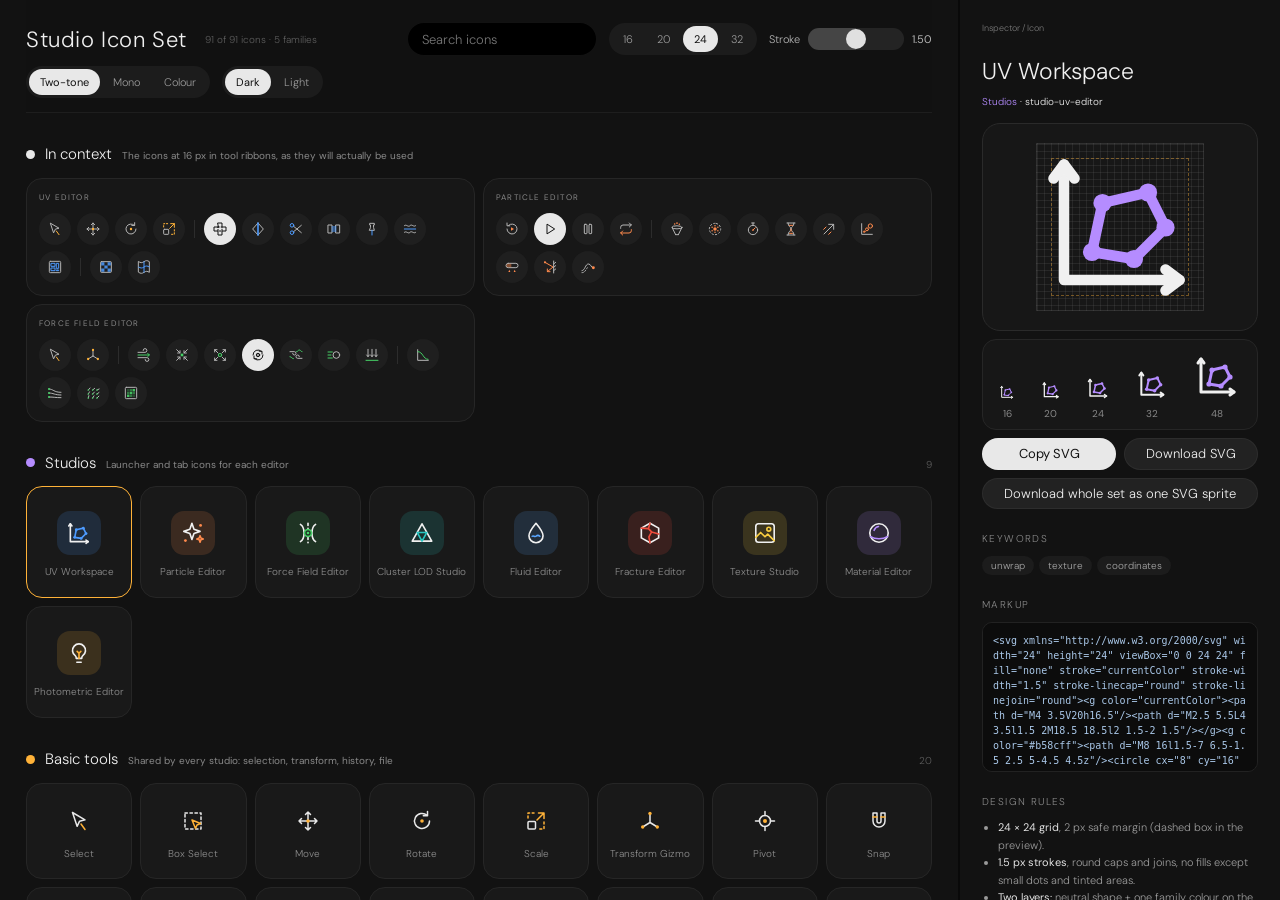
<file: Experimental/StudioIconSet/index.html>
<!doctype html>
<html lang="en">
<head>
<meta charset="utf-8">
<meta name="viewport" content="width=device-width, initial-scale=1">
<title>Frontier · Studio Icon Set</title>
<style>
@font-face { font-family: "DM Sans"; font-weight: 300; src: url("./Fonts/dm-sans-latin-300-normal.woff2") format("woff2"); font-display: swap; }
@font-face { font-family: "DM Sans"; font-weight: 400; src: url("./Fonts/dm-sans-latin-400-normal.woff2") format("woff2"); font-display: swap; }
@font-face { font-family: "DM Sans"; font-weight: 500; src: url("./Fonts/dm-sans-latin-500-normal.woff2") format("woff2"); font-display: swap; }
* { box-sizing: border-box; }
html, body { margin: 0; height: 100%; }
body { background: #090909; color: #f0f0f0; font: 300 13px/1.5 "DM Sans", system-ui, sans-serif; display: grid; grid-template-columns: minmax(0, 1fr) 320px; gap: 2px; overflow: hidden; }
body.light-stage .tile, body.light-stage .preview { --stage: #ececec; --ink: #161616; }
button, input { font: inherit; color: inherit; }
button { cursor: pointer; border: 1px solid #ffffff0d; background: #222; border-radius: 16px; min-height: 30px; padding: 5px 13px; display: inline-flex; align-items: center; justify-content: center; gap: 7px; }
button:hover { background: #2e2e2e; }
button:focus-visible, input:focus-visible { outline: 1px solid #adb2c4; outline-offset: 2px; }
h1, h2, h4 { font-weight: 300; margin: 0; }
h4 { font-size: 10px; color: #888; letter-spacing: 1.4px; margin: 22px 0 10px; }
small { font-size: 10px; color: #888; font-weight: 400; }
b { font-weight: 400; }
::-webkit-scrollbar { width: 8px; } ::-webkit-scrollbar-thumb { border-radius: 9px; background: #242424; }

main { background: #121212; overflow-y: auto; padding: 0 26px 60px; min-width: 0; }
.top { position: sticky; top: 0; z-index: 3; background: #121212f2; padding: 22px 0 14px; display: flex; flex-wrap: wrap; align-items: center; gap: 10px 12px; border-bottom: 1px solid #1e1e1e; }
.top h1 { font-size: 22px; letter-spacing: 0.6px; margin-right: 6px; }
.top .count { color: #5c5c5c; font-size: 10px; margin-right: auto; }
.search { height: 34px; border-radius: 17px; background: #000; border: 1px solid #ffffff12; padding: 0 14px; width: 190px; outline: none; }
.segmented { display: flex; background: #1c1c1c; border-radius: 18px; padding: 3px; gap: 2px; }
.segmented button { border: 0; background: transparent; min-height: 26px; padding: 3px 11px; font-size: 11px; color: #9a9a9a; }
.segmented button.active { background: #e8e8e8; color: #111; font-weight: 400; }
.weight { display: flex; align-items: center; gap: 8px; font-size: 11px; color: #b5b5b5; }
input[type="range"] { appearance: none; -webkit-appearance: none; width: 96px; height: 22px; border-radius: 30px; margin: 0; cursor: ew-resize; background: linear-gradient(90deg, #454545 0 var(--fill, 50%), #242424 var(--fill, 50%) 100%); }
input[type="range"]::-webkit-slider-thumb { appearance: none; -webkit-appearance: none; width: 20px; height: 20px; border-radius: 50%; background: #e0e0e0; }
input[type="range"]::-moz-range-thumb { width: 20px; height: 20px; border: 0; border-radius: 50%; background: #e0e0e0; }

.family { margin-top: 30px; }
.family header { display: flex; align-items: baseline; gap: 10px; margin-bottom: 12px; }
.family header i { width: 9px; height: 9px; border-radius: 50%; align-self: center; }
.family header h2 { font-size: 15px; }
.family header span { margin-left: auto; color: #5c5c5c; font-size: 10px; }
.sheet { display: grid; grid-template-columns: repeat(auto-fill, minmax(104px, 1fr)); gap: 8px; }
.tile { --stage: #191919; --ink: #e8e8e8; flex-direction: column; gap: 9px; height: 96px; padding: 10px 6px 8px; border-radius: 16px; background: var(--stage); border: 1px solid #262626; color: var(--ink); }
.tile:hover { background: var(--stage); border-color: #4a4a4a; }
.tile.active { border-color: #ffb238; }
.tile .art { height: 36px; display: flex; align-items: center; justify-content: center; }
.tile span { font-size: 10px; color: #8d8d8d; line-height: 1.2; text-align: center; overflow: hidden; text-overflow: ellipsis; white-space: nowrap; max-width: 100%; }
.studio-art { width: 44px; height: 44px; border-radius: 13px; display: flex; align-items: center; justify-content: center; }
.family[data-family="studio"] .tile { height: 112px; }
.family[data-family="studio"] .tile .art { height: 48px; }
.empty { color: #666; padding: 40px 0; text-align: center; display: none; }

.context { display: grid; grid-template-columns: repeat(auto-fit, minmax(300px, 1fr)); gap: 8px; }
.mock { background: #171717; border: 1px solid #262626; border-radius: 16px; padding: 12px; }
.mock small { display: block; margin-bottom: 10px; letter-spacing: 1.2px; font-size: 8px; }
.bar { display: flex; gap: 6px; flex-wrap: wrap; align-items: center; }
.bar .chip { width: 32px; height: 32px; border-radius: 50%; background: #1f1f1f; display: flex; align-items: center; justify-content: center; color: #b5b5b5; }
.bar .chip.on { background: #e8e8e8; color: #111; }
.bar .rule { width: 1px; height: 18px; background: #2c2c2c; margin: 0 3px; }

aside { background: #121212; overflow-y: auto; padding: 22px 22px 40px; }
.crumbs { font-size: 9px; color: #777; margin-bottom: 18px; }
aside h1 { font-size: 23px; }
.sub { font-size: 10px; margin: 6px 0 14px; }
.preview { --stage: #171717; --ink: #f0f0f0; height: 208px; border-radius: 18px; border: 1px solid #2a2a2a; background-color: var(--stage); color: var(--ink); display: flex; align-items: center; justify-content: center; position: relative; overflow: hidden; }
.preview .cells { position: absolute; width: 168px; height: 168px; background-image: linear-gradient(#80808026 1px, transparent 1px), linear-gradient(90deg, #80808026 1px, transparent 1px); background-size: 7px 7px; border: 1px solid #80808040; }
.preview .cells::after { content: ""; position: absolute; inset: 14px; border: 1px dashed #ffb23866; }
.preview svg { position: relative; }
.sizes { display: flex; align-items: flex-end; justify-content: space-between; gap: 8px; margin-top: 8px; background: #171717; border: 1px solid #262626; border-radius: 14px; padding: 12px 16px 8px; }
.sizes div { display: flex; flex-direction: column; align-items: center; gap: 6px; }
.actions { display: grid; grid-template-columns: 1fr 1fr; gap: 8px; margin-top: 8px; }
.actions .primary { background: #e8e8e8; color: #111; font-weight: 400; }
.actions .primary:hover { background: #fff; }
.actions .wide { grid-column: 1 / -1; }
.tags { display: flex; flex-wrap: wrap; gap: 5px; }
.tags span { font-size: 10px; background: #1c1c1c; border-radius: 10px; padding: 2px 9px; color: #a5a5a5; }
.rules { font-size: 11px; color: #9a9a9a; line-height: 1.6; margin: 0; padding-left: 16px; }
.rules b { color: #e2e2e2; }
code { font: 400 10px/1.5 ui-monospace, SFMono-Regular, Menlo, monospace; display: block; background: #0c0c0c; border: 1px solid #222; border-radius: 10px; padding: 10px; color: #a9c7e8; white-space: pre-wrap; word-break: break-all; max-height: 150px; overflow: auto; }
.toast { position: fixed; left: 50%; bottom: 26px; transform: translate(-50%, 20px); background: #e8e8e8; color: #111; border-radius: 16px; padding: 7px 16px; font-size: 12px; font-weight: 400; opacity: 0; transition: 0.2s; pointer-events: none; z-index: 9; }
.toast.show { opacity: 1; transform: translate(-50%, 0); }
@media (max-width: 860px) { body { grid-template-columns: 1fr; grid-template-rows: minmax(0, 1fr) 46%; } }
</style>
</head>
<body>
<main>
  <div class="top">
    <h1>Studio Icon Set</h1><span class="count" id="Count"></span>
    <input id="Search" class="search" type="search" placeholder="Search icons" aria-label="Search icons">
    <div class="segmented" id="Sizes" role="radiogroup" aria-label="Icon size"></div>
    <label class="weight">Stroke <input id="Weight" type="range" min="1" max="2" step="0.05" value="1.5"><b id="WeightValue">1.50</b></label>
    <div class="segmented" id="Style" role="radiogroup" aria-label="Colour style"><button data-style="duo" class="active">Two-tone</button><button data-style="mono">Mono</button><button data-style="colour">Colour</button></div>
    <div class="segmented" id="Stage" role="radiogroup" aria-label="Background"><button data-stage="dark" class="active">Dark</button><button data-stage="light">Light</button></div>
  </div>
  <section class="family" id="ContextSection">
    <header><i style="background:#e8e8e8"></i><h2>In context</h2><small>The icons at 16 px in tool ribbons, as they will actually be used</small></header>
    <div class="context" id="Context"></div>
  </section>
  <div id="Families"></div>
  <div class="empty" id="Empty">No icon matches that search.</div>
</main>
<aside>
  <div class="crumbs">Inspector / Icon</div>
  <h1 id="Name">—</h1>
  <div class="sub" id="Id"></div>
  <div class="preview"><div class="cells"></div><div id="Large"></div></div>
  <div class="sizes" id="Ladder"></div>
  <div class="actions">
    <button class="primary" id="Copy">Copy SVG</button><button id="Download">Download SVG</button>
    <button class="wide" id="Sprite">Download whole set as one SVG sprite</button>
  </div>
  <h4>KEYWORDS</h4><div class="tags" id="Tags"></div>
  <h4>MARKUP</h4><code id="Markup"></code>
  <h4>DESIGN RULES</h4>
  <ul class="rules">
    <li><b>24 × 24 grid</b>, 2 px safe margin (dashed box in the preview).</li>
    <li><b>1.5 px strokes</b>, round caps and joins, no fills except small dots and tinted areas.</li>
    <li><b>Two layers:</b> neutral shape + one family colour on the part that carries the meaning. Mono mode drops the colour and still reads.</li>
    <li><b>One colour per studio:</b> amber basics, blue UV, orange particles, green forces, violet launchers.</li>
    <li>Flat only: no glow, gradients or shadows.</li>
  </ul>
</aside>
<div class="toast" id="Toast"></div>
<script type="module">
import { FAMILIES, ICONS } from './IconDefinitions.js';

const $ = (id) => document.getElementById(id);
const state = { size: 24, weight: 1.5, style: 'duo', selected: ICONS[0].id, query: '' };
const familyOf = (icon) => FAMILIES.find((f) => f.id === icon.family);

// Builds standalone SVG markup. `ink` = neutral layer colour, `accent` = family layer colour.
// Colour: the base layer takes a contrasting second hue per family and the meaning layer keeps the family colour,
// so each icon is two colours. Tiles keep the plain background in every style.
const MULTI_INK = { studio: '#ffd166', general: '#5ac8fa', uv: '#ff8fab', particle: '#6bd6ff', force: '#ffd166' };
function markup(icon, { size = 24, weight = state.weight, ink = 'currentColor', accent = null, standalone = false } = {}) {
  const family = familyOf(icon);
  const tone = accent || (state.style === 'mono' ? ink : family.colour);
  if (!accent && state.style === 'colour') ink = MULTI_INK[icon.family];
  const head = `<svg${standalone ? ' xmlns="http://www.w3.org/2000/svg"' : ''} width="${size}" height="${size}" viewBox="0 0 24 24" fill="none" stroke="currentColor" stroke-width="${weight}" stroke-linecap="round" stroke-linejoin="round">`;
  const main = icon.main ? `<g color="${ink}">${icon.main}</g>` : '';
  const second = icon.accent ? `<g color="${tone}">${icon.accent}</g>` : '';
  return head + main + second + '</svg>';
}

function art(icon, size) {
  if (icon.family !== 'studio') return markup(icon, { size });
  const colour = familyOf(icon).colour;
  // Launcher icons sit on a tinted rounded square; each studio keeps its own hue.
  const hue = STUDIO_HUES[icon.id] || colour;
  const scale = size / 24;
  return `<span class="studio-art" style="width:${44 * scale}px;height:${44 * scale}px;border-radius:${13 * scale}px;background:${hue}26;color:#f0f0f0">${markup(icon, { size: Math.round(26 * scale), accent: state.style === 'duo' ? hue : null })}</span>`;
}
const STUDIO_HUES = { 'studio-uv-editor': '#4d9bff', 'studio-particle-editor': '#ff8a4c', 'studio-forcefield-editor': '#46d267', 'studio-cluster-lod': '#29c7c2', 'studio-fluid-editor': '#59a6ff', 'studio-fracture-editor': '#f04d3d', 'studio-texture-studio': '#f7cc40', 'studio-material-editor': '#b58cff', 'studio-light-editor': '#ffb238' };

function renderFamilies() {
  const host = $('Families');
  host.innerHTML = '';
  const words = state.query.toLowerCase().split(/\s+/).filter(Boolean);
  let shown = 0;
  for (const family of FAMILIES) {
    const icons = ICONS.filter((icon) => icon.family === family.id && words.every((w) => (icon.name + ' ' + icon.tags + ' ' + icon.id).toLowerCase().includes(w)));
    if (!icons.length) continue;
    shown += icons.length;
    const section = document.createElement('section');
    section.className = 'family';
    section.dataset.family = family.id;
    section.innerHTML = `<header><i style="background:${family.colour}"></i><h2>${family.label}</h2><small>${family.note}</small><span>${icons.length}</span></header><div class="sheet"></div>`;
    const sheet = section.querySelector('.sheet');
    for (const icon of icons) {
      const tile = document.createElement('button');
      tile.className = 'tile' + (icon.id === state.selected ? ' active' : '');
      tile.title = `${icon.name} — click to inspect, double-click to copy`;
      tile.innerHTML = `<div class="art">${art(icon, state.size)}</div><span>${icon.name}</span>`;
      tile.addEventListener('click', () => { state.selected = icon.id; renderFamilies(); renderInspector(); });
      tile.addEventListener('dblclick', () => copy(icon));
      sheet.append(tile);
    }
    host.append(section);
  }
  $('Empty').style.display = shown ? 'none' : 'block';
  $('ContextSection').style.display = words.length ? 'none' : '';
  $('Count').textContent = `${shown} of ${ICONS.length} icons · ${FAMILIES.length} families`;
}

function exported(icon) { return markup(icon, { standalone: true, ink: 'currentColor' }); }
function renderInspector() {
  const icon = ICONS.find((i) => i.id === state.selected) || ICONS[0];
  $('Name').textContent = icon.name;
  $('Id').innerHTML = `<span style="color:${familyOf(icon).colour}">${familyOf(icon).label}</span> · ${icon.id}`;
  $('Large').innerHTML = markup(icon, { size: 168 });
  $('Ladder').innerHTML = [16, 20, 24, 32, 48].map((s) => `<div>${markup(icon, { size: s })}<small>${s}</small></div>`).join('');
  $('Tags').innerHTML = icon.tags.split(' ').map((t) => `<span>${t}</span>`).join('');
  $('Markup').textContent = exported(icon);
}

function toast(text) {
  const node = $('Toast');
  node.textContent = text;
  node.classList.add('show');
  clearTimeout(toast.timer);
  toast.timer = setTimeout(() => node.classList.remove('show'), 1500);
}
async function copy(icon) {
  try { await navigator.clipboard.writeText(exported(icon)); toast(`Copied ${icon.name}`); }
  catch { toast('Clipboard blocked — use Download SVG'); }
}
function download(name, text) {
  const link = document.createElement('a');
  link.href = URL.createObjectURL(new Blob([text], { type: 'image/svg+xml' }));
  link.download = name;
  link.click();
  setTimeout(() => URL.revokeObjectURL(link.href), 2000);
}
$('Copy').addEventListener('click', () => copy(ICONS.find((i) => i.id === state.selected)));
$('Download').addEventListener('click', () => { const icon = ICONS.find((i) => i.id === state.selected); download(icon.id + '.svg', exported(icon)); });
$('Sprite').addEventListener('click', () => {
  const symbols = ICONS.map((icon) => {
    const tone = state.style === 'mono' ? 'currentColor' : familyOf(icon).colour;
    const ink = state.style === 'colour' ? MULTI_INK[icon.family] : 'currentColor';
    return `<symbol id="${icon.id}" viewBox="0 0 24 24" fill="none" stroke="currentColor" stroke-width="${state.weight}" stroke-linecap="round" stroke-linejoin="round"><g color="${ink}">${icon.main}</g>${icon.accent ? `<g color="${tone}">${icon.accent}</g>` : ''}</symbol>`;
  }).join('\n');
  download('frontier-studio-icons.svg', `<svg xmlns="http://www.w3.org/2000/svg" style="display:none">\n${symbols}\n</svg>\n`);
  toast('Sprite saved — use <svg><use href="…#uv-unwrap"/></svg>');
});

// --- Controls
for (const size of [16, 20, 24, 32]) {
  const button = document.createElement('button');
  button.textContent = size;
  button.classList.toggle('active', size === state.size);
  button.addEventListener('click', () => { state.size = size; [...$('Sizes').children].forEach((b) => b.classList.toggle('active', b === button)); renderFamilies(); });
  $('Sizes').append(button);
}
const weight = $('Weight');
const refreshWeight = () => { weight.style.setProperty('--fill', (state.weight - 1) * 100 + '%'); $('WeightValue').textContent = state.weight.toFixed(2); };
weight.addEventListener('input', () => { state.weight = +weight.value; refreshWeight(); renderAll(); });
$('Style').addEventListener('click', (event) => {
  const button = event.target.closest('button'); if (!button) return;
  state.style = button.dataset.style;
  [...$('Style').children].forEach((b) => b.classList.toggle('active', b === button));
  renderAll();
});
$('Stage').addEventListener('click', (event) => {
  const button = event.target.closest('button'); if (!button) return;
  document.body.classList.toggle('light-stage', button.dataset.stage === 'light');
  [...$('Stage').children].forEach((b) => b.classList.toggle('active', b === button));
});
$('Search').addEventListener('input', (event) => { state.query = event.target.value; renderFamilies(); });

// --- In-context ribbons
const RIBBONS = [
  ['UV EDITOR', ['general-select', 'general-move', 'general-rotate', 'general-scale', '|', 'uv-unwrap', 'uv-seam-mark', 'uv-cut', 'uv-stitch', 'uv-pin', 'uv-relax', 'uv-pack', '|', 'uv-checker', 'uv-distortion'], 'uv-unwrap'],
  ['PARTICLE EDITOR', ['particle-restart', 'particle-play', 'particle-pause', 'particle-loop', '|', 'particle-emit-cone', 'particle-burst', 'particle-rate', 'particle-lifetime', 'particle-velocity', 'particle-size-over-life', 'particle-colour-over-life', 'particle-collision', 'particle-trail'], 'particle-play'],
  ['FORCE FIELD EDITOR', ['general-select', 'general-gizmo', '|', 'force-wind', 'force-attract', 'force-repel', 'force-vortex', 'force-turbulence', 'force-drag', 'force-gravity', '|', 'force-falloff', 'force-streamlines', 'force-vector-grid', 'force-heatmap'], 'force-vortex'],
];
function renderContext() {
  $('Context').innerHTML = RIBBONS.map(([title, ids, active]) => `<div class="mock"><small>${title}</small><div class="bar">${ids.map((id) => {
    if (id === '|') return '<span class="rule"></span>';
    const icon = ICONS.find((i) => i.id === id);
    const on = id === active;
    return `<span class="chip${on ? ' on' : ''}" title="${icon.name}">${markup(icon, { size: 16, accent: on ? 'currentColor' : null })}</span>`;
  }).join('')}</div></div>`).join('');
}

function renderAll() { renderContext(); renderFamilies(); renderInspector(); }
refreshWeight();
renderAll();
window.StudioIconSet = { state, ICONS, renderAll };
</script>
</body>
</html>
</file>
